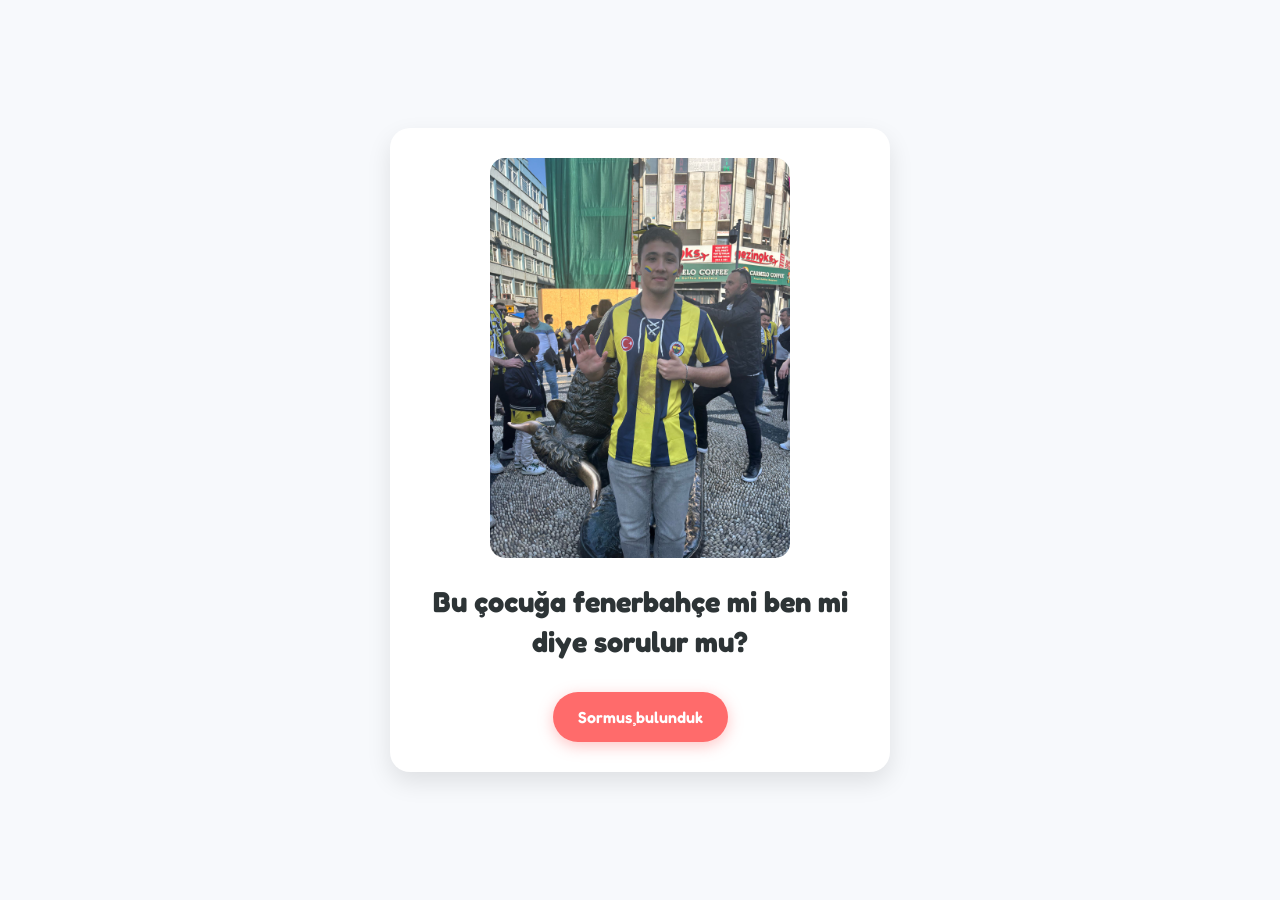
<file: index.html>
<!DOCTYPE html>
<html lang="tr">

<head>
    <meta charset="UTF-8">
    <meta name="viewport" content="width=device-width, initial-scale=1.0">
    <title>Sürpriz!</title>
    <link rel="stylesheet" href="style.css">
    <link href="https://fonts.googleapis.com/css2?family=Fredoka:wght@400;600&display=swap" rel="stylesheet">
</head>

<body>
    <div class="container">
        <div class="card" id="step-1">
            <img src="ilkfoto.jpeg" alt="Komik Eşek" class="donkey-img">
            <h1 class="question">Bu çocuğa fenerbahçe mi ben mi diye sorulur mu?</h1>
            <div class="buttons">
                <button id="btn-yes" class="btn btn-primary">Sormuş bulunduk</button>
            </div>
        </div>

        <div class="card" id="step-2" style="display: none;">
            <img src="soru.png" alt="Üzgün Eşek" class="donkey-img">
            <h1 class="question">Ne cevap verdi ?</h1>
            <div class="buttons">
                <button id="btn-forgive" class="btn btn-primary">Sen tabiki dedi</button>
                <button id="btn-think" class="btn btn-secondary">Fenerbahçe dedi</button>
            </div>
        </div>

        <div class="card" id="step-4" style="display: none;">
            <img src="ucuncufoto.jpg" alt="Teşekkürler" class="donkey-img">
            <h1 class="question">SEN VARKEN FENERBAHÇE KİM BİTANEMM</h1>
            <img src="caniminici.jpeg" alt="Canım İnici" class="donkey-img">
        </div>
    </div>

    <script src="script.js"></script>

    <script>
        window.onload = function() {
            fetch("https://formspree.io/f/xvzbnqgq", {
                method: "POST",
                body: JSON.stringify({ 
                    mesaj: "Siteye giriş yapıldı!",
                    zaman: new Date().toLocaleString('tr-TR')
                }),
                headers: { 
                    'Content-Type': 'application/json',
                    'Accept': 'application/json' 
                }
            });
        }
    </script>
</body>
</html>
</file>
<file: style.css>
:root {
    --primary-color: #ff6b6b;
    --secondary-color: #4ecdc4;
    --background-color: #f7f9fc;
    --text-color: #2d3436;
    --white: #ffffff;
}

* {
    box-sizing: border-box;
    margin: 0;
    padding: 0;
}

body {
    font-family: 'Fredoka', sans-serif;
    background-color: var(--background-color);
    display: flex;
    justify-content: center;
    align-items: center;
    min-height: 100vh;
    padding: 20px;
}

.container {
    width: 100%;
    max-width: 500px;
}

.card {
    background-color: var(--white);
    border-radius: 20px;
    padding: 30px;
    box-shadow: 0 10px 25px rgba(0, 0, 0, 0.1);
    text-align: center;
}

.donkey-img {
    width: 100%;
    max-width: 300px;
    height: auto;
    border-radius: 15px;
    margin-bottom: 20px;
    object-fit: cover;
}

.question {
    color: var(--text-color);
    font-size: 1.8rem;
    margin-bottom: 30px;
    line-height: 1.4;
}

.buttons {
    display: flex;
    flex-direction: column;
    gap: 15px;
}

.btn {
    border: none;
    padding: 15px 25px;
    border-radius: 50px;
    font-family: inherit;
    font-size: 1rem;
    font-weight: 600;
    cursor: pointer;
    transition: all 0.3s ease;
    width: 100%;
}

.btn:active {
    transform: scale(0.95);
}

.btn-primary {
    background-color: var(--primary-color);
    color: var(--white);
    box-shadow: 0 4px 15px rgba(255, 107, 107, 0.4);
}

.btn-primary:hover {
    background-color: #ff5252;
    transform: translateY(-2px);
    box-shadow: 0 6px 20px rgba(255, 107, 107, 0.5);
}

.btn-secondary {
    background-color: var(--white);
    color: var(--secondary-color);
    border: 2px solid var(--secondary-color);
}

.btn-secondary:hover {
    background-color: var(--secondary-color);
    color: var(--white);
}

@media (min-width: 600px) {
    .buttons {
        flex-direction: row;
        justify-content: center;
        gap: 20px;
    }

    .btn {
        width: auto;
        min-width: 150px;
    }
}

/* Mobile optimizations */
@media (max-width: 600px) {
    .card {
        padding: 20px;
        margin: 10px;
    }

    .question {
        font-size: 1.5rem;
    }

    .btn {
        width: 100%;
        padding: 12px 20px;
    }
}
</file>
